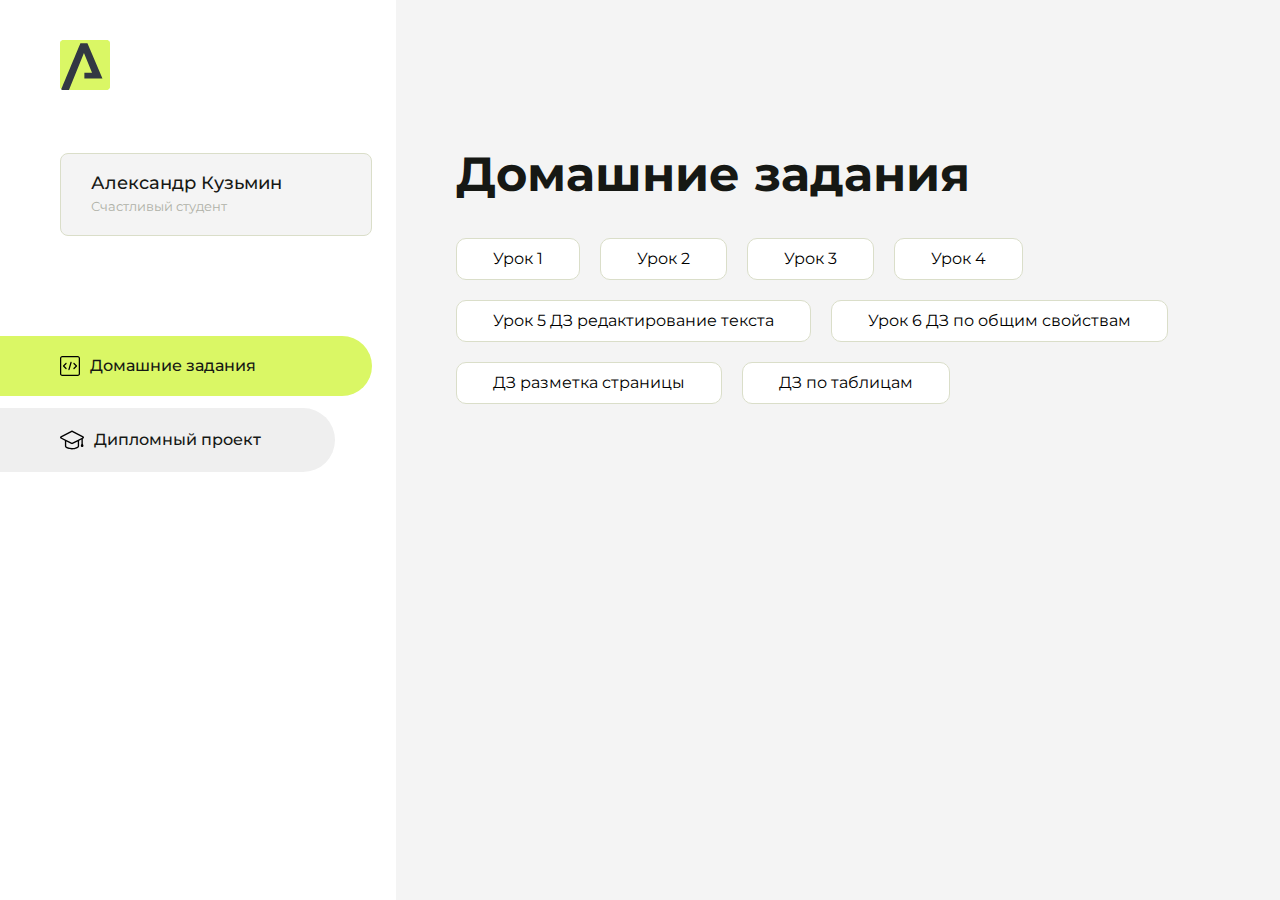
<file: index.html>
<!DOCTYPE html>
<html lang="en">
<head>
    <meta charset="UTF-8">
    <meta name="viewport" content="width=device-width, initial-scale=1.0">
    <title>Домашняя работа</title>
    <link rel="shortcut icon" href="src/logo.ico" type="image/x-icon">
    <link rel="preconnect" href="https://fonts.googleapis.com">
    <link rel="preconnect" href="https://fonts.gstatic.com" crossorigin>
    <link href="https://fonts.googleapis.com/css2?family=Montserrat:wght@400;500;700&family=Rubik:wght@500&display=swap"
          rel="stylesheet">
    <link rel="stylesheet" href="src/style.css">
</head>
<body id="body">
<div class="overlay" id="overlay"></div>
<div class="layout">
    <div class="burger" id="burger">
        <svg viewBox="0 0 24 24" fill="none" xmlns="http://www.w3.org/2000/svg">
            <g id="SVGRepo_bgCarrier" stroke-width="0"></g>
            <g id="SVGRepo_tracerCarrier" stroke-linecap="round" stroke-linejoin="round"></g>
            <g id="SVGRepo_iconCarrier">
                <path d="M4 18L20 18" stroke="#DAF765" stroke-width="2" stroke-linecap="round"></path>
                <path d="M4 12L20 12" stroke="#DAF765" stroke-width="2" stroke-linecap="round"></path>
                <path d="M4 6L20 6" stroke="#DAF765" stroke-width="2" stroke-linecap="round"></path>
            </g>
        </svg>
    </div>
    <aside class="sidebar" id="sidebar">
        <div class="sidebar__inner">
            <div class="logo">
                <svg width="50" height="50" viewBox="0 0 50 50" fill="none" xmlns="http://www.w3.org/2000/svg">
                    <g clip-path="url(#clip0_513_74730)">
                        <path d="M46.17 -0.257004H3.83C1.57281 -0.257004 -0.257 1.57281 -0.257 3.83V46.17C-0.257 48.4272 1.57281 50.257 3.83 50.257H46.17C48.4272 50.257 50.257 48.4272 50.257 46.17V3.83C50.257 1.57281 48.4272 -0.257004 46.17 -0.257004Z"
                              fill="#DAF765"/>
                        <path d="M24.375 38.4H42.461L27.441 3.1585H20.4355C20.4355 3.1585 6.7895 35.881 1.1945 49.294C2.015 50.0275 3.0945 50.257 3.6945 50.257H8.8445L23.954 13.07L32.0465 32.8285H24.375V38.4Z"
                              fill="#323843"/>
                    </g>
                    <defs>
                        <clipPath id="clip0_513_74730">
                            <rect width="50" height="50" fill="white"/>
                        </clipPath>
                    </defs>
                </svg>
            </div>
            <div class="sidebar__user">
                <div class="sidebar__name">Александр Кузьмин</div>
                <div class="sidebar__text">Счастливый студент</div>
            </div>
            <div class="sidebar__tabs">
                <div class="sidebar__item">
                    <button class="sidebar__button active" id="tasks">
                        <svg xmlns="http://www.w3.org/2000/svg" width="20" height="20" viewBox="0 0 20 20" fill="none">
                            <g clip-path="url(#clip0_704_74543)">
                                <path d="M17.7083 20H2.29167C1.0275 20 0 18.9725 0 17.7083V2.29167C0 1.0275 1.0275 0 2.29167 0H17.7083C18.9725 0 20 1.0275 20 2.29167V17.7083C20 18.9725 18.9725 20 17.7083 20ZM2.29167 1.25C1.7175 1.25 1.25 1.7175 1.25 2.29167V17.7083C1.25 18.2825 1.7175 18.75 2.29167 18.75H17.7083C18.2825 18.75 18.75 18.2825 18.75 17.7083V2.29167C18.75 1.7175 18.2825 1.25 17.7083 1.25H2.29167Z"
                                      fill="black"/>
                                <path d="M6.04167 13.125C5.88167 13.125 5.72167 13.0642 5.6 12.9417L3.1 10.4417C2.85583 10.1975 2.85583 9.80167 3.1 9.5575L5.6 7.0575C5.84417 6.81333 6.24 6.81333 6.48417 7.0575C6.72833 7.30167 6.72833 7.6975 6.48417 7.94167L4.42583 10L6.48417 12.0583C6.72833 12.3025 6.72833 12.6983 6.48417 12.9425C6.36167 13.0642 6.20167 13.125 6.04167 13.125Z"
                                      fill="black"/>
                                <path d="M8.95833 14.1667C8.9 14.1667 8.84 14.1583 8.78167 14.1417C8.45083 14.0442 8.26083 13.6967 8.35833 13.3658L10.4417 6.28251C10.5392 5.95084 10.8892 5.76417 11.2175 5.85917C11.5483 5.95667 11.7383 6.30417 11.6408 6.63501L9.5575 13.7183C9.47833 13.9908 9.22833 14.1667 8.95833 14.1667Z"
                                      fill="black"/>
                                <path d="M13.9583 13.125C13.7983 13.125 13.6383 13.0642 13.5167 12.9417C13.2725 12.6975 13.2725 12.3017 13.5167 12.0575L15.575 9.99916L13.5167 7.94083C13.2725 7.69666 13.2725 7.30083 13.5167 7.05666C13.7608 6.81249 14.1567 6.81249 14.4008 7.05666L16.9008 9.55666C17.145 9.80083 17.145 10.1967 16.9008 10.4408L14.4008 12.9408C14.2783 13.0642 14.1183 13.125 13.9583 13.125Z"
                                      fill="black"/>
                            </g>
                            <defs>
                                <clipPath id="clip0_704_74543">
                                    <rect width="20" height="20" fill="white"/>
                                </clipPath>
                            </defs>
                        </svg>
                        <span>Домашние задания</span></button>
                </div>
                <div class="sidebar__item">
                    <button class="sidebar__button" id="diplom">
                        <svg xmlns="http://www.w3.org/2000/svg" width="24" height="24" viewBox="0 0 24 24" fill="none">
                            <g clip-path="url(#clip0_704_74553)">
                                <path d="M23.2628 10.5971C23.7176 10.365 24 9.90375 24 9.39337C24 8.883 23.7176 8.42175 23.2628 8.18962L12.6135 2.75362C12.2291 2.55824 11.7705 2.55787 11.3854 2.75399L0.736875 8.19C0.282375 8.42175 0 8.883 0 9.39337C0 9.90375 0.282375 10.365 0.736875 10.5971L4.89038 12.7177V18.2074C4.89038 19.8154 8.412 21.393 12 21.393C15.5884 21.393 19.1096 19.815 19.1096 18.2074V12.7174L21.4609 11.517V15.8017L20.901 17.2305C20.7409 17.6389 20.7934 18.0994 21.0405 18.4616C21.2876 18.8246 21.6979 19.041 22.1366 19.041C22.5754 19.041 22.9852 18.8246 23.2324 18.462C23.4795 18.099 23.532 17.6385 23.3719 17.2301L22.8124 15.8021V10.827L23.2628 10.5971ZM17.7623 18.1721C17.6198 18.6375 15.3491 20.0419 12 20.0419C8.65088 20.0419 6.38025 18.6375 6.2415 18.2074V12.3037L6.23887 12.3019C6.23812 12.057 6.1065 11.8207 5.87325 11.7019L1.3515 9.39337L12 3.95737L22.6489 9.39337L12 14.8294L5.87325 11.7019C5.54063 11.5331 4.6695 11.6674 4.5 12C4.33012 12.3322 4.55813 12.5479 4.89038 12.7177L11.3857 16.0331C11.5781 16.1314 11.7889 16.1805 12 16.1805C12.2107 16.1805 12.4222 16.1314 12.6146 16.0331L17.7593 13.407L17.7623 18.1721Z"
                                      fill="black"/>
                            </g>
                            <defs>
                                <clipPath id="clip0_704_74553">
                                    <rect width="24" height="24" fill="white"/>
                                </clipPath>
                            </defs>
                        </svg>
                        <span>Дипломный проект</span></button>
                </div>
            </div>
        </div>

    </aside>
    <div class="content">
        <div class="container">
            <div class="content__block" id="tasksBlock">
                <div class="content__title">Домашние задания</div>
                <ul class="content__list">
                    <li class="content__list-item">
                        <a href="hello/index.html">Урок 1</a>
                    </li>
                    <li class="content__list-item">
                        <a href="homework2/index.html">Урок 2</a>
                    </li>
                     <li class="content__list-item">
                        <a href="homework3/index.html">Урок 3</a>
                    </li>
                     <li class="content__list-item">
                        <a href="maket/index.html">Урок 4</a>
                    </li>
                    <li class="content__list-item">
                        <a href="dztext/index.html">Урок 5 ДЗ редактирование текста</a>
                    </li>
                     <li class="content__list-item">
                        <a href="dzoption/index.html">Урок 6 ДЗ по общим свойствам</a>
                    </li>
                     <li class="content__list-item">
                        <a href="DZrazmetka/index.html">ДЗ разметка страницы</a>
                    </li>
                     <li class="content__list-item">
                        <a href="tablehw/index.html">ДЗ по таблицам</a>
                    </li>
                </ul>
            </div>
            <div class="content__block hidden" id="diplomBlock">
                <div class="content__title">Дипломный проект</div>
                <div class="content__list-diplom">
                    <a href="ПАПКА-С-НОМЕРОМ-УРОКА">Ссылка на ДЗ</a>
                </div>
                <div class="content__decor">
                    <div class="content__decor-text">Давай проверим, чему ты научился!</div>
                    <div class="content__decor-img">
                        <img src="src/decor.png" alt="decor">
                    </div>
                </div>
            </div>
        </div>
    </div>
</div>
<script src="src/index.js"></script>
</body>
</html>
</file>
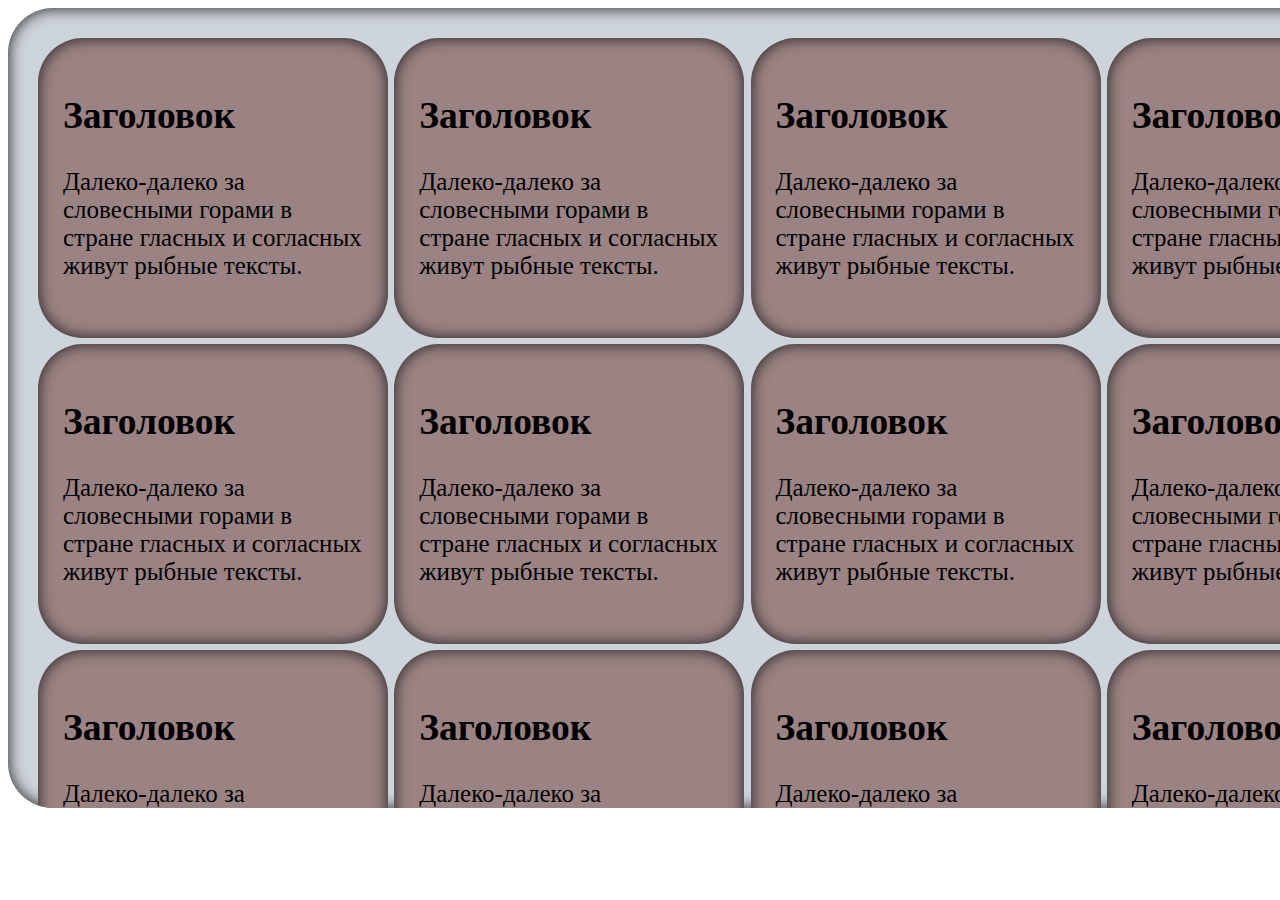
<file: dzoption/index.html>
<!DOCTYPE html>
<html lang="en">

<head>
    <meta charset="UTF-8">
    <meta http-equiv="X-UA-Compatible" content="IE=edge">
    <meta name="viewport" content="width=device-width, initial-scale=1.0">
    <title>ДЗ по общим свойствам</title>
    <link rel="stylesheet" href="css/style.css">
</head>

<body>

    <div class="block">
        <div>
            <h2>Заголовок</h2>
            <p>Далеко-далеко за словесными горами в стране гласных и согласных живут рыбные тексты.
            </p>
        </div>
        <div>
            <h2>Заголовок</h2>
            <p>Далеко-далеко за словесными горами в стране гласных и согласных живут рыбные тексты.
            </p>
        </div>
        <div>
            <h2>Заголовок</h2>
            <p>Далеко-далеко за словесными горами в стране гласных и согласных живут рыбные тексты.
            </p>
        </div>
        <div>
            <h2>Заголовок</h2>
            <p>Далеко-далеко за словесными горами в стране гласных и согласных живут рыбные тексты.
            </p>
        </div>
        <div>
            <h2>Заголовок</h2>
            <p>Далеко-далеко за словесными горами в стране гласных и согласных живут рыбные тексты.
            </p>
        </div>
        <div>
            <h2>Заголовок</h2>
            <p>Далеко-далеко за словесными горами в стране гласных и согласных живут рыбные тексты.
            </p>
        </div>
        <div>
            <h2>Заголовок</h2>
            <p>Далеко-далеко за словесными горами в стране гласных и согласных живут рыбные тексты.
            </p>
        </div>
        <div>
            <h2>Заголовок</h2>
            <p>Далеко-далеко за словесными горами в стране гласных и согласных живут рыбные тексты.
            </p>
        </div>
        <div>
            <h2>Заголовок</h2>
            <p>Далеко-далеко за словесными горами в стране гласных и согласных живут рыбные тексты.
            </p>
        </div>
        <div>
            <h2>Заголовок</h2>
            <p>Далеко-далеко за словесными горами в стране гласных и согласных живут рыбные тексты.
            </p>
        </div>
        <div>
            <h2>Заголовок</h2>
            <p>Далеко-далеко за словесными горами в стране гласных и согласных живут рыбные тексты.
            </p>
        </div>
        <div>
            <h2>Заголовок</h2>
            <p>Далеко-далеко за словесными горами в стране гласных и согласных живут рыбные тексты.
            </p>
        </div>
    </div>

</body>

</html>
</file>
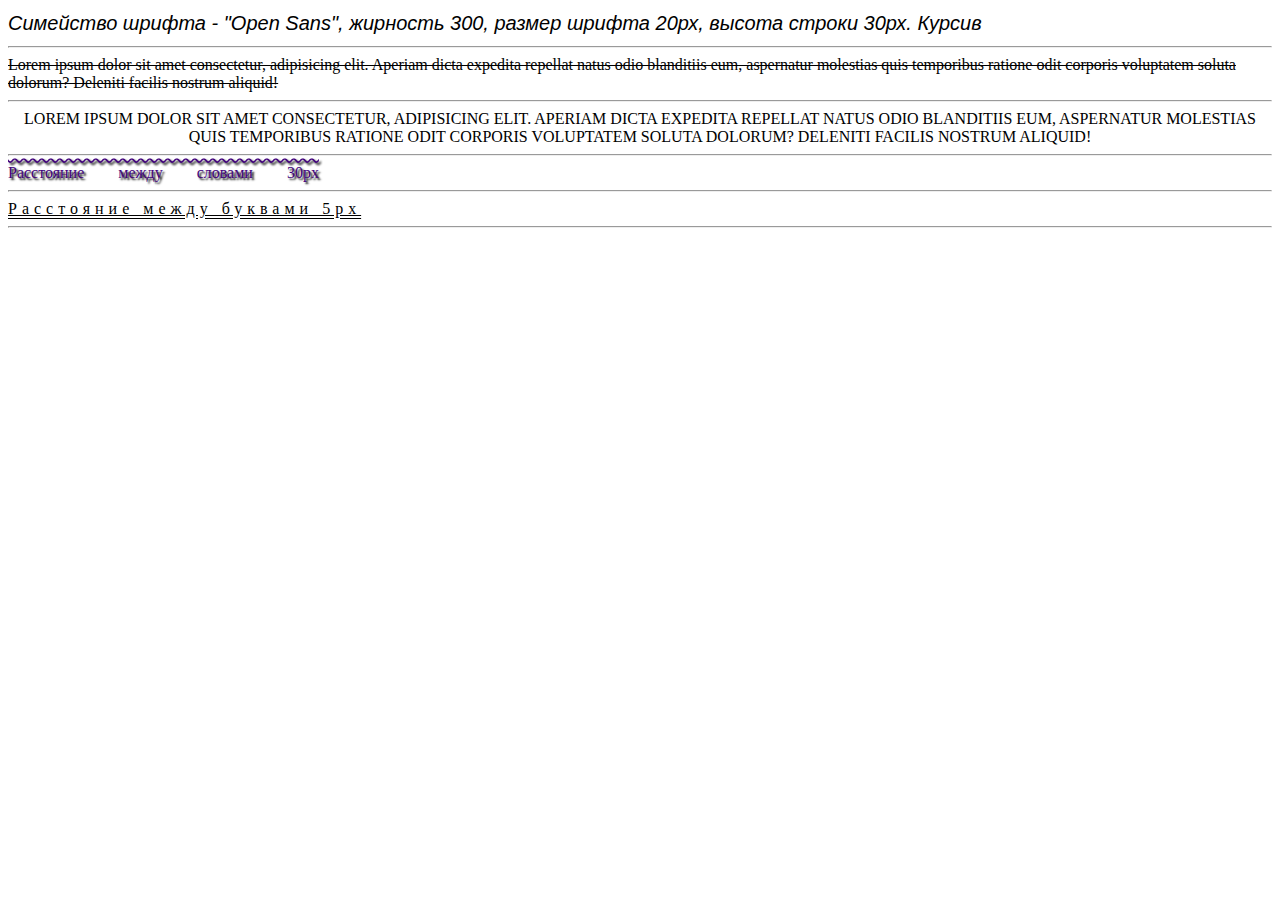
<file: dztext/index.html>
<!DOCTYPE html>
<html lang="en">

<head>
    <meta charset="UTF-8">
    <meta http-equiv="X-UA-Compatible" content="IE=edge">
    <meta name="viewport" content="width=device-width, initial-scale=1.0">
    <title>Свойства редактирования шрифта и текста</title>
    <link rel="preconnect" href="https://fonts.googleapis.com">
    <link rel="preconnect" href="https://fonts.gstatic.com" crossorigin>
    <link href="https://fonts.googleapis.com/css2?family=Open+Sans:ital,wght@0,300..800;1,300..800&display=swap"
        rel="stylesheet">
    <link rel="stylesheet" href="css/style.css">
</head>

<body>
    <div class="open-sans">
        Симейство шрифта - "Open Sans", жирность 300, размер шрифта 20рх, высота строки 30рх. Курсив
    </div>
    <hr>
    <div class="line">
        Lorem ipsum dolor sit amet consectetur, adipisicing elit. Aperiam dicta expedita repellat natus odio blanditiis
        eum, aspernatur molestias quis temporibus ratione odit corporis voluptatem soluta dolorum? Deleniti facilis
        nostrum aliquid!
    </div>
    <hr>
    <div class="caps">
        Lorem ipsum dolor sit amet consectetur, adipisicing elit. Aperiam dicta expedita repellat natus odio blanditiis
        eum, aspernatur molestias quis temporibus ratione odit corporis voluptatem soluta dolorum? Deleniti facilis
        nostrum aliquid!
    </div>
    <hr>
    <div class="intervalslov">
        Расстояние между словами 30рх
    </div>
    <hr>
    <div class="intervalbukv">
        Расстояние между буквами 5рх
    </div>
    <hr>
</body>

</html>
</file>
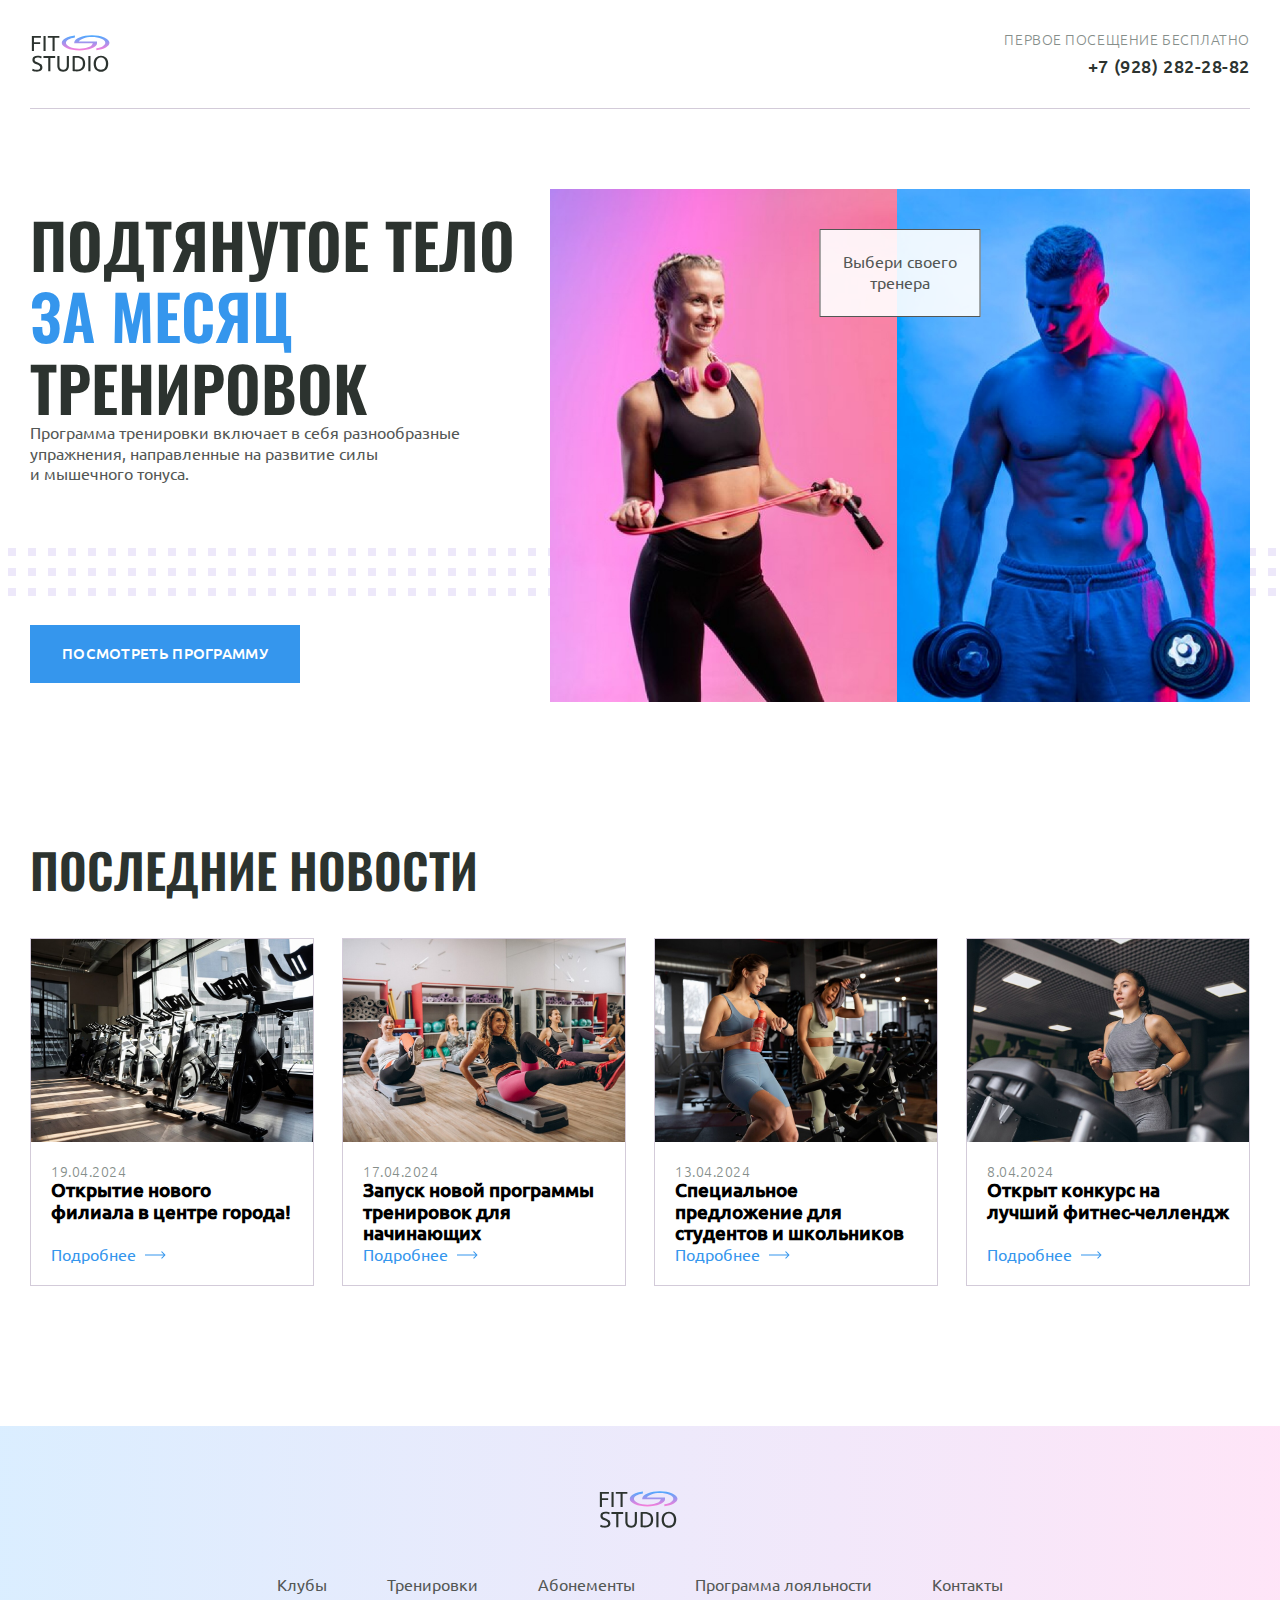
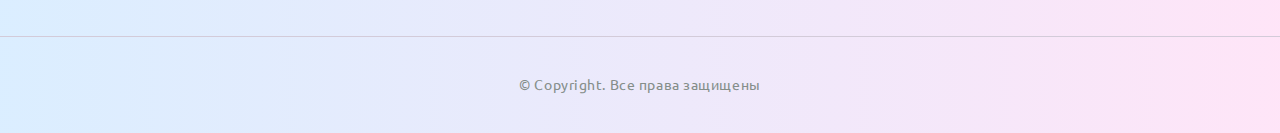
<file: fit-studio-news/index.html>
<!DOCTYPE html>
<html lang="ru">

<head>
  <meta charset="UTF-8" />
  <meta name="viewport" content="width=device-width, initial-scale=1.0" />
  <title>Fit Studio - Главная</title>
  <link rel="stylesheet" href="./css/normalize.css" />
  <link rel="stylesheet" href="./css/fonts.css" />
  <link rel="stylesheet" href="./css/globals.css" />
  <link rel="stylesheet" href="./css/header.css">
  <link rel="stylesheet" href="./css/index.css" />
  <link rel="stylesheet" href="./css/footer.css">
  <link rel="icon" type="image/svg+xml" sizes="128x128" href="./images/favicon-icon.svg" />
</head>

<body>
  <header class="header">
    <div class="container ">
      <div class="header-container">
        <a href="/">
          <img src="./images/logo-icon.svg" width="84" height="45" alt="Логотип Fit Studio">
        </a>
        <div class="phone">
          <p class="phone-text">Первое посещение бесплатно</p>
          <a class="phone-link" href="tel:+79282822882">+7 (928) 282-28-82</a>
        </div>
      </div>
    </div>
  </header>
  <section class="hero section">
    <div class="container hero-container">
      <div class="hero-info">
        <h1>Подтянутое тело <strong>за месяц</strong> тренировок</h1>
        <p class="text">Программа тренировки включает в себя разнообразные упражнения, направленные на развитие силы
          и мышечного
          тонуса.</p>
        <a class="button" href="#">Посмотреть программу</a>
      </div>
      <div class="hero-images">
        <p class="hero-choose text">Выбери своего тренера</p>
        <img src="./images/woman.jpg" width="347" height="513" alt="Женщина с скакалкой">
        <img src="./images/man.jpg" width="353" height="513" alt="Мужчина с гантелями">
      </div>
    </div>
  </section>
  <section class="news section">
    <div class="container">
      <h2 class="title-large">Последние новости</h2>
      <div class="news-container">
        <article class="news-article">
          <header>
            <img src="./images/news-1.jpg" width="284" height="203" alt="Велотренажеры">
            <div class="news-info">
              <time class="text-sub" datetime="2024.04.19">19.04.2024</time>
              <h3>Открытие нового филиала в центре города!</h3>
            </div>
          </header>
          <footer>
            <a class="news-link" href="article.html">Подробнее</a>
          </footer>
        </article>
        <article class="news-article">
          <header>
            <img src="./images/news-2.jpg" width="284" height="203" alt="Женщины занимаются спортом">
            <div class="news-info">
              <time class="text-sub" datetime="2024.04.17">17.04.2024</time>
              <h3>Запуск новой программы тренировок для начинающих</h3>
            </div>
          </header>
          <footer>
            <a class="news-link" href="article.html">Подробнее</a>
          </footer>
        </article>
        <article class="news-article">
          <header>
            <img src="./images/news-3.jpg" width="284" height="203" alt="Женщины на велотренажере">
            <div class="news-info">
              <time class="text-sub" datetime="2024.04.13">13.04.2024</time>
              <h3>Специальное предложение для студентов и школьников</h3>
            </div>
          </header>
          <footer>
            <a class="news-link" href="article.html">Подробнее</a>
          </footer>
        </article>
        <article class="news-article">
          <header>
            <img src="./images/news-4.jpg" width="284" height="203" alt="Девушка на беговой доржке">
            <div class="news-info">
              <time class="text-sub" datetime="2024.04.8">8.04.2024</time>
              <h3>Открыт конкурс на лучший фитнес-челлендж</h3>
            </div>
          </header>
          <footer>
            <a class="news-link" href="article.html">Подробнее</a>
          </footer>
        </article>
      </div>
    </div>
  </section>
  <footer class="footer">
    <div class="footer-top">
      <div class="container">
        <a class="footer-logo" href="/">
          <img src="./images/logo-icon.svg" width="84" height="45" alt="Логотип Fit Studio">
        </a>
        <nav class="menu">
          <ul>
            <li><a href="#">Клубы</a></li>
            <li><a href="#">Тренировки</a></li>
            <li><a href="#">Абонементы</a></li>
            <li><a href="#">Программа лояльности</a></li>
            <li><a href="#">Контакты</a></li>
          </ul>
        </nav>
      </div>
    </div>
    <div class="container">
      <p class="copyright">&copy; Copyright. Все права защищены</p>
    </div>
  </footer>
</body>

</html>
</file>
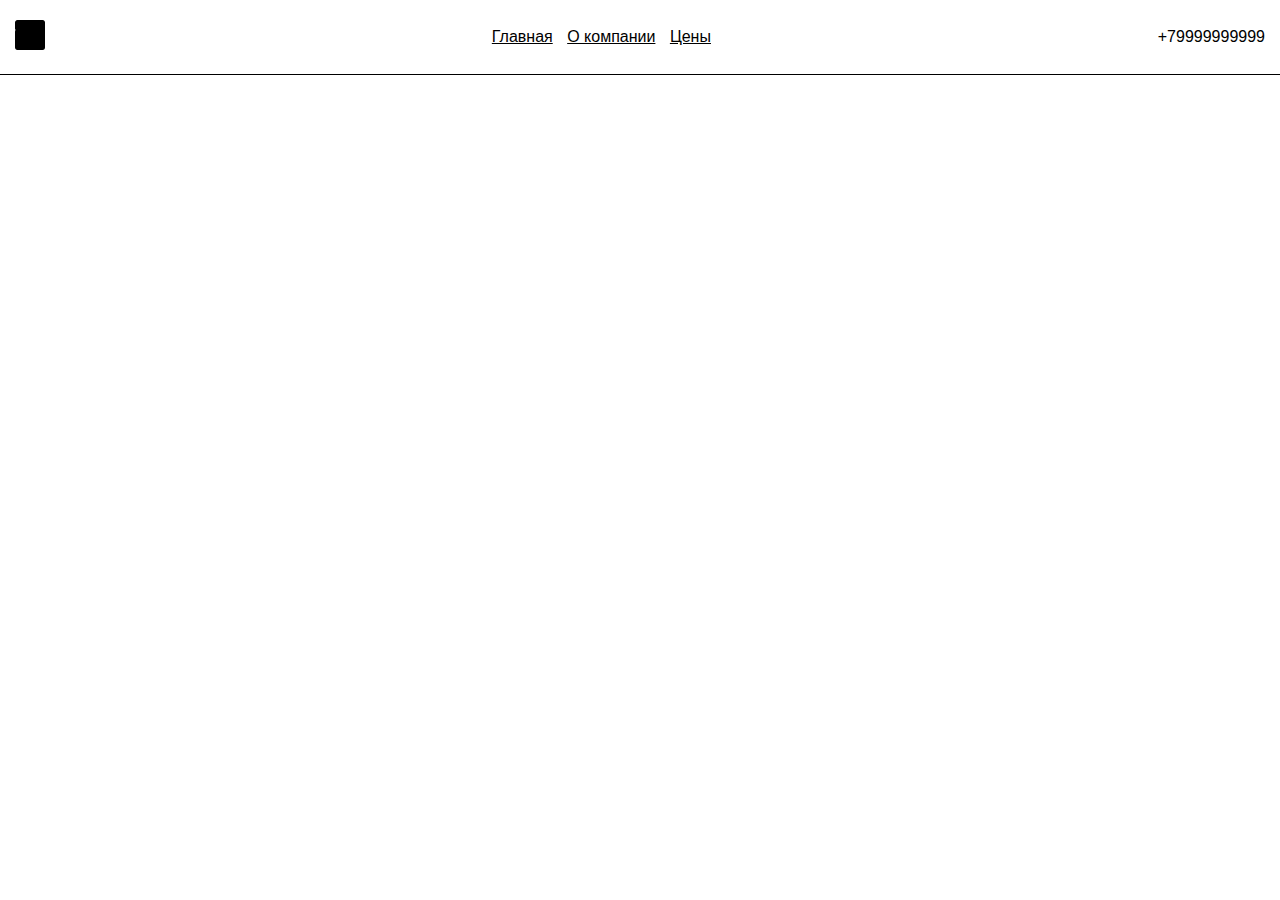
<file: FlexboxHW/index.html>
<!DOCTYPE html>
<html lang="ru">

<head>
    <meta charset="UTF-8">
    <meta name="viewport" content="width=device-width, initial-scale=1.0">
    <title>Flexbox</title>
    <link rel="stylesheet" href="./css/normalize.css">
    <link rel="stylesheet" href="./css/style.css">
</head>

<body>
    <header class="header">
        <div class="conteiner header_container">
            <a href="#"><img src="./img/blacksquare.png" alt=""></a>
            <ul>
                <li><a href="#">Главная</a></li>
                <li><a href="#">О компании</a></li>
                <li><a href="#">Цены</a></li>
            </ul>
            <a class="phone" href="tel:+79999999999">+79999999999</a>
        </div>
    </header>
</body>

</html>
</file>
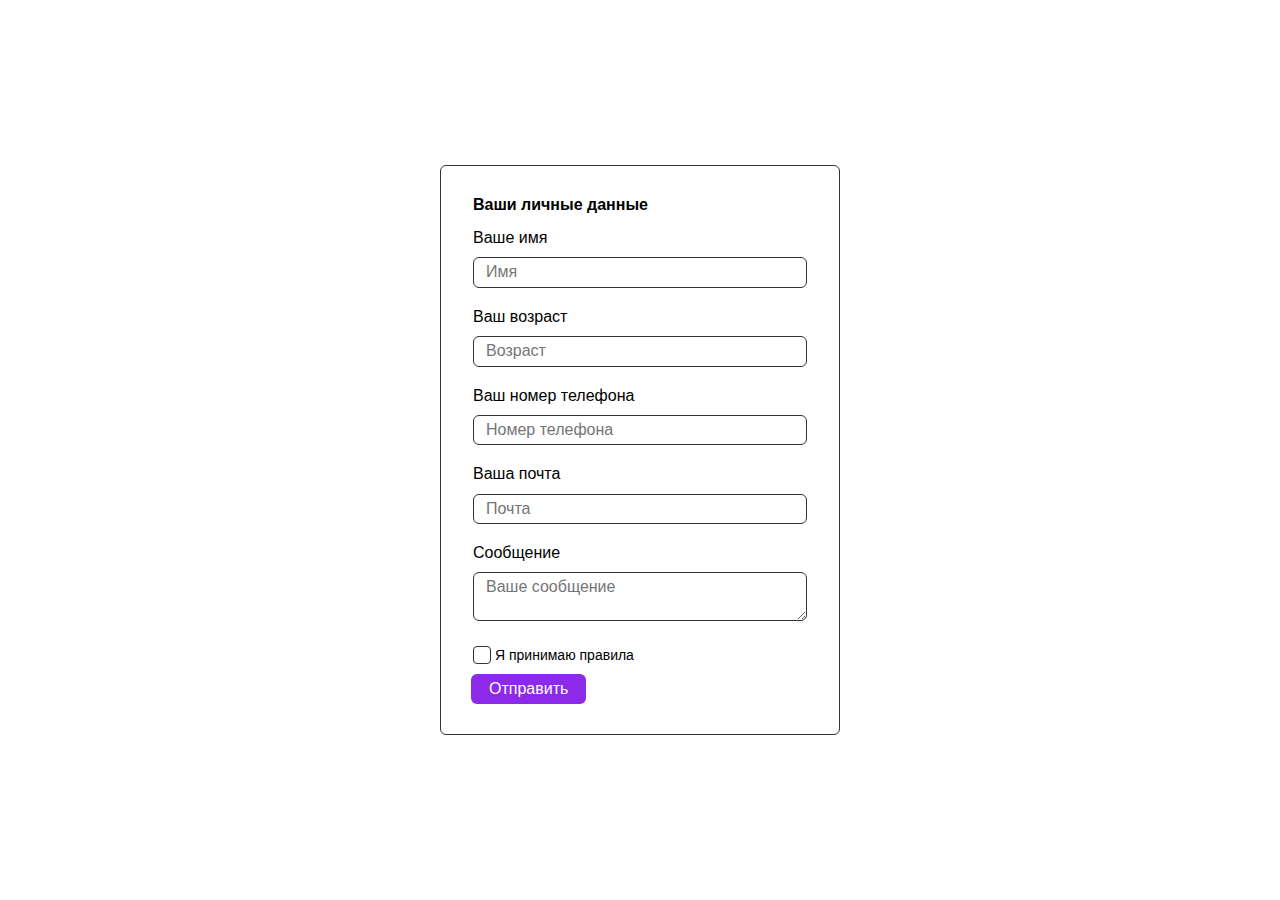
<file: form-stylehw/index.html>
<!DOCTYPE html>
<html lang="ru">
  <head>
    <meta charset="UTF-8" />
    <meta name="viewport" content="width=device-width, initial-scale=1.0" />
    <title>Практика по формам</title>
    <link rel="stylesheet" href="./css/style.css" />
    <link rel="stylesheet" href="./css/normalize.css">
  </head>
  <body>
    <form class="form">
      <fieldset class="form-group">
        <legend class="form-group-title">Ваши личные данные</legend>
        <label for="name" class="label">Ваше имя</label>
        <input
          id="name"
          class="input"
          type="text"
          placeholder="Имя"
          name="name"
          required
        />
        <label for="age" class="label">Ваш возраст</label>
        <input
          id="age"
          class="input"
          type="number"
          placeholder="Возраст"
          name="age"
          required
        />
        <label for="phone" class="label">Ваш номер телефона</label>
        <input
          id="phone"
          class="input"
          type="tel"
          placeholder="Номер телефона"
          name="phone"
          required
        />
        <label for="email" class="label">Ваша почта</label>
        <input
          id="email"
          class="input"
          type="email"
          placeholder="Почта"
          name="email"
          required
        />
      </fieldset>
      <fieldset class="form-group">
        <label for="message" class="label">Сообщение</label>
        <textarea
          id="message"
          class="textarea"
          placeholder="Ваше сообщение"
          name="message"
          required
        ></textarea>
        <label class="label label-checkbox">
          <input class="checkbox" type="checkbox" name="checkbox" required />
          <span class="checkbox-text">Я принимаю правила</span>
        </label>
      </fieldset>
      <button class="button">Отправить</button>
    </form>
  </body>
</html>
</file>
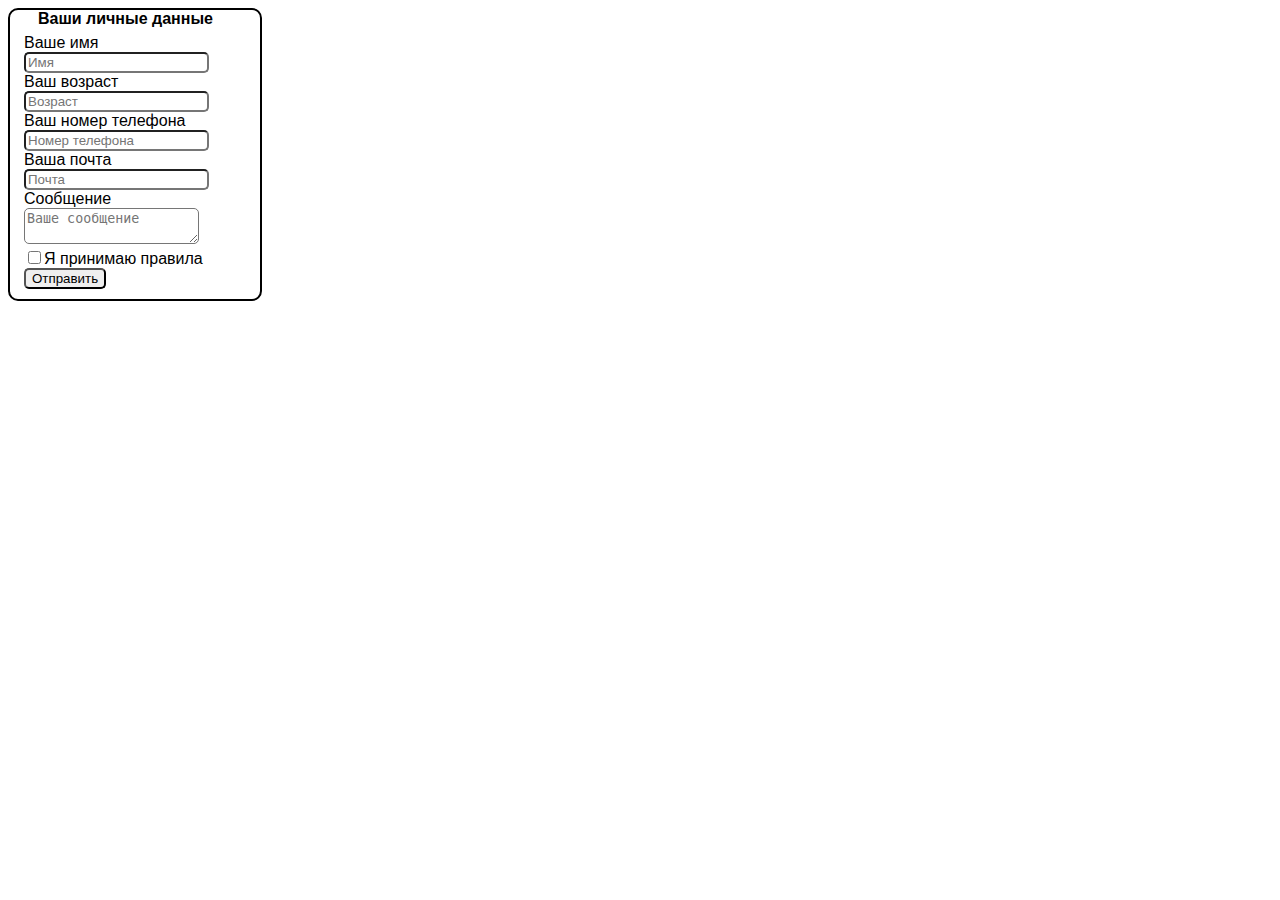
<file: formhw/index.html>
<!DOCTYPE html>
<html lang="ru">

<head>
    <meta charset="UTF-8">
    <meta name="viewport" content="width=device-width, initial-scale=1.0">
    <title>Форма</title>
    <link rel="stylesheet" href="style.css">
</head>

<body>
    <form>
        <fieldset>
            <legend>Ваши личные данные</legend>
            <label>
                Ваше имя
                <input type="text" required placeholder="Имя">
            </label>
            <label>
                Ваш возраст
                <input type="number" required placeholder="Возраст">
            </label>
            <label>
                Ваш номер телефона
                <input type="tel" inputmode="tel" required placeholder="Номер телефона">
            </label>
            <label>
                Ваша почта
                <input type="email" name="email" inputmode="email" required placeholder="Почта">
            </label>
            <label>Сообщение</label>
            <textarea required name="massage" placeholder="Ваше сообщение"></textarea>
            <label>
                <input id="flag" type="checkbox" required>Я принимаю правила
            </label>
            <button type="submit">Отправить</button>
        </fieldset>
    </form>
</body>

</html>
</file>
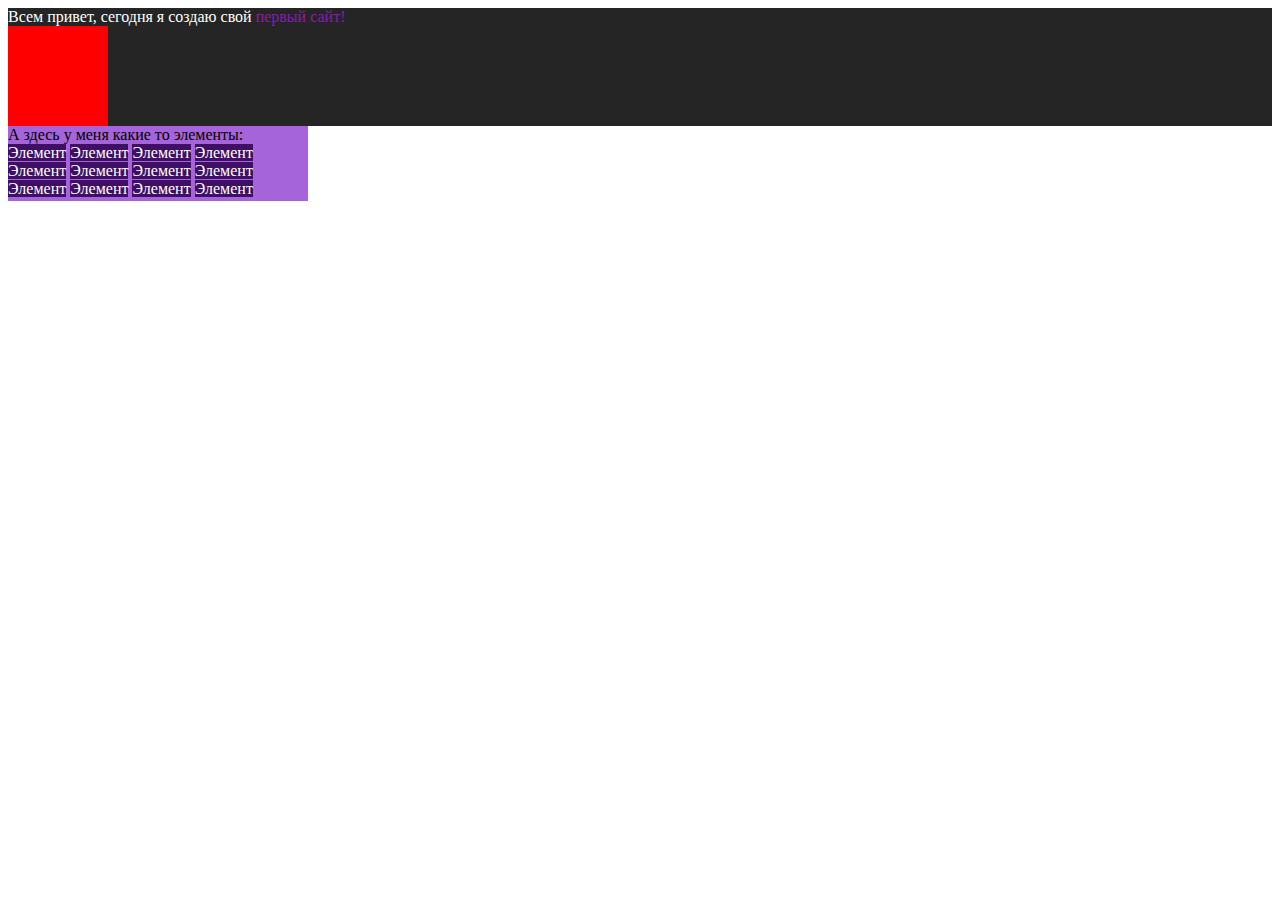
<file: homework2/index.html>
<!DOCTYPE html>
<html lang="ru">
<head>
    <meta charset="UTF-8">
    <meta name="viewport" content="width=device-width, initial-scale=1.0">
    <title>Homework 2</title>
    <link rel="shortcut icon" href="html-logo.svg" type="image/x-icon">
    <style>

        div {
            background: #000000da;
            height: 118px;
            color: white;
        }
        
        .block{
            background: #a564da;
            width: 300px;
            height: 75px;
            color: black;
        }
        .one{
            background: #3e0f64;
            color: white;
        }
        .box {
            background: red;
            width: 100px;
            height: 100px;
        }
        span{
            color: #8a1cac;
        }
        .element {
            background: #a564da;
            width: 300px;
            height: 50px;
        }

    </style>
</head>
<body>
    <div>Всем привет, сегодня я создаю свой 
        <span>первый сайт!</span>
        <div class="box"></div>
    </div>
    <div class="block">А здесь у меня какие то элементы:
        <div class="element">
            <span  class="one">Элемент</span>
            <span  class="one">Элемент</span>
            <span  class="one">Элемент</span>
            <span  class="one">Элемент</span>
            <span  class="one">Элемент</span>
            <span  class="one">Элемент</span>
            <span  class="one">Элемент</span>
            <span  class="one">Элемент</span>
            <span  class="one">Элемент</span>
            <span  class="one">Элемент</span>
            <span  class="one">Элемент</span>
            <span  class="one">Элемент</span>
            
        </div>   
    </div>
    
    
</body>

</html>
</file>
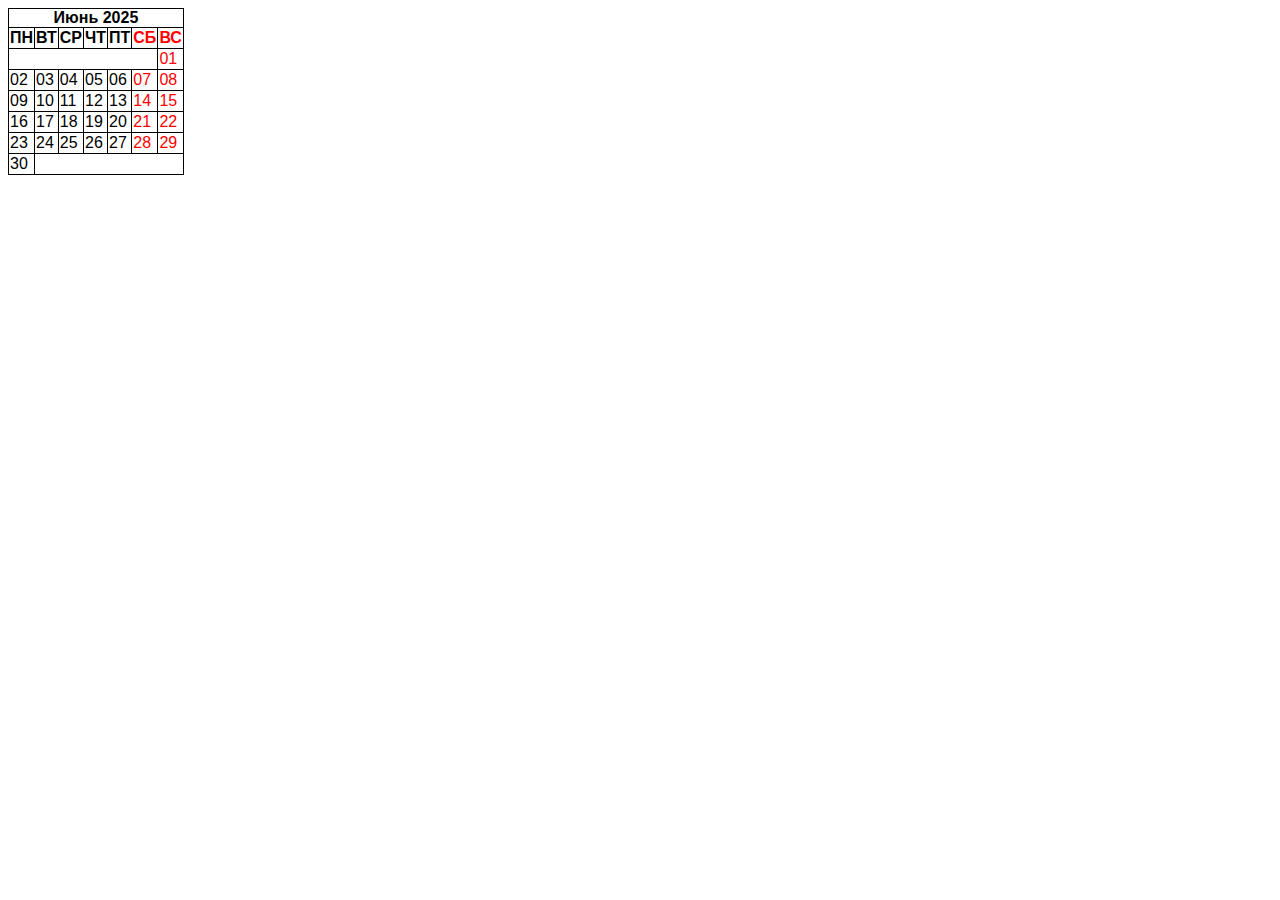
<file: tablehw/index.html>
<!DOCTYPE html>
<html lang="ru">

<head>
    <meta charset="UTF-8">
    <meta name="viewport" content="width=device-width, initial-scale=1.0">
    <title>Таблица</title>
    <link rel="stylesheet" href="style.css">
</head>

<body>
    <table>
        <caption>Июнь 2025</caption>
        <thead>
            <tr>
                <th>ПН</th>
                <th>ВТ</th>
                <th>СР</th>
                <th>ЧТ</th>
                <th>ПТ</th>
                <th class="weekend">СБ</th>
                <th class="weekend">ВС</th>
            </tr>
        </thead>
        <tbody>
            <tr>
                <td colspan="6"></td>
                <td class="weekend">01</td>
            </tr>
            <tr>
                <td>02</td>
                <td>03</td>
                <td>04</td>
                <td>05</td>
                <td>06</td>
                <td class="weekend">07</td>
                <td class="weekend">08</td>
            </tr>
            <tr>
                <td>09</td>
                <td>10</td>
                <td>11</td>
                <td>12</td>
                <td>13</td>
                <td class="weekend">14</td>
                <td class="weekend">15</td>
            </tr>
            <tr>
                <td>16</td>
                <td>17</td>
                <td>18</td>
                <td>19</td>
                <td>20</td>
                <td class="weekend">21</td>
                <td class="weekend">22</td>
            </tr>
            <tr>
                <td>23</td>
                <td>24</td>
                <td>25</td>
                <td>26</td>
                <td>27</td>
                <td class="weekend">28</td>
                <td class="weekend">29</td>
            </tr>
            <tr>
                <td>30</td>
                <td colspan="6"></td>
            </tr>
        </tbody>
    </table>
</body>

</html>
</file>
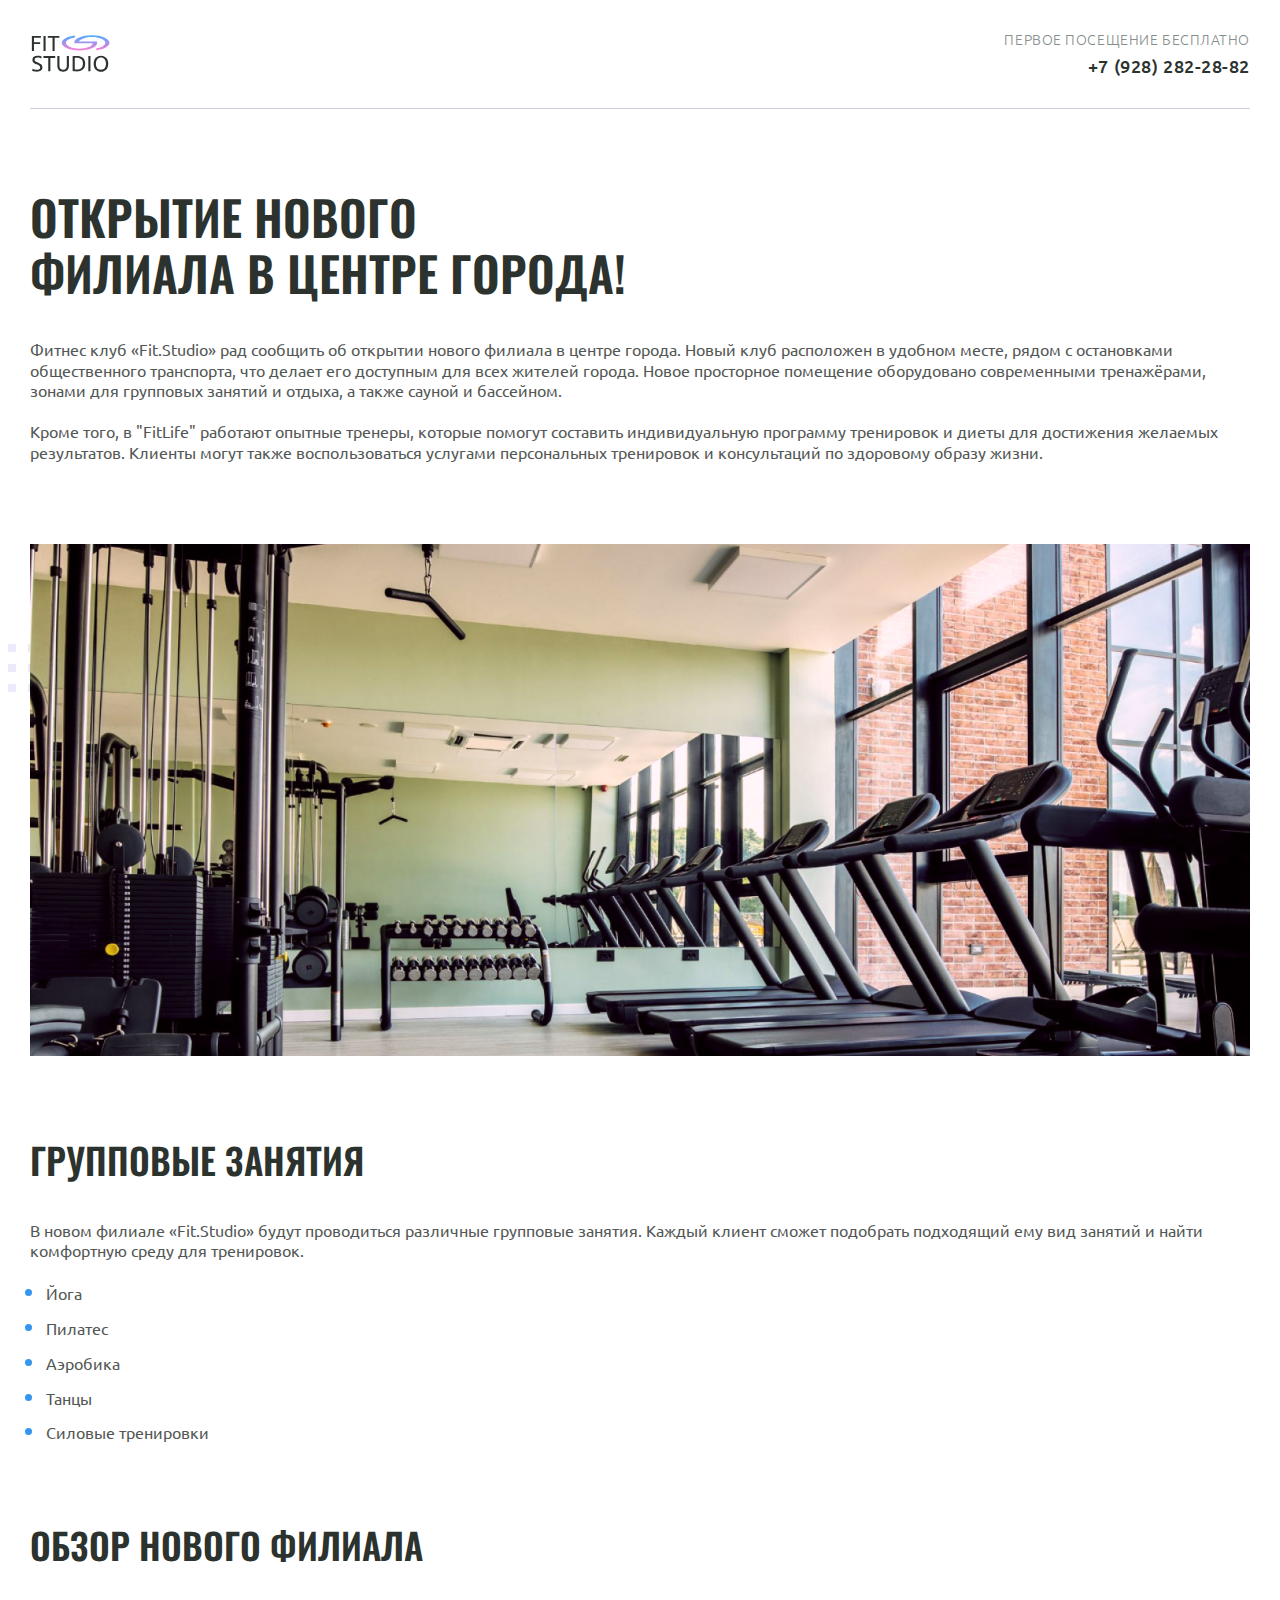
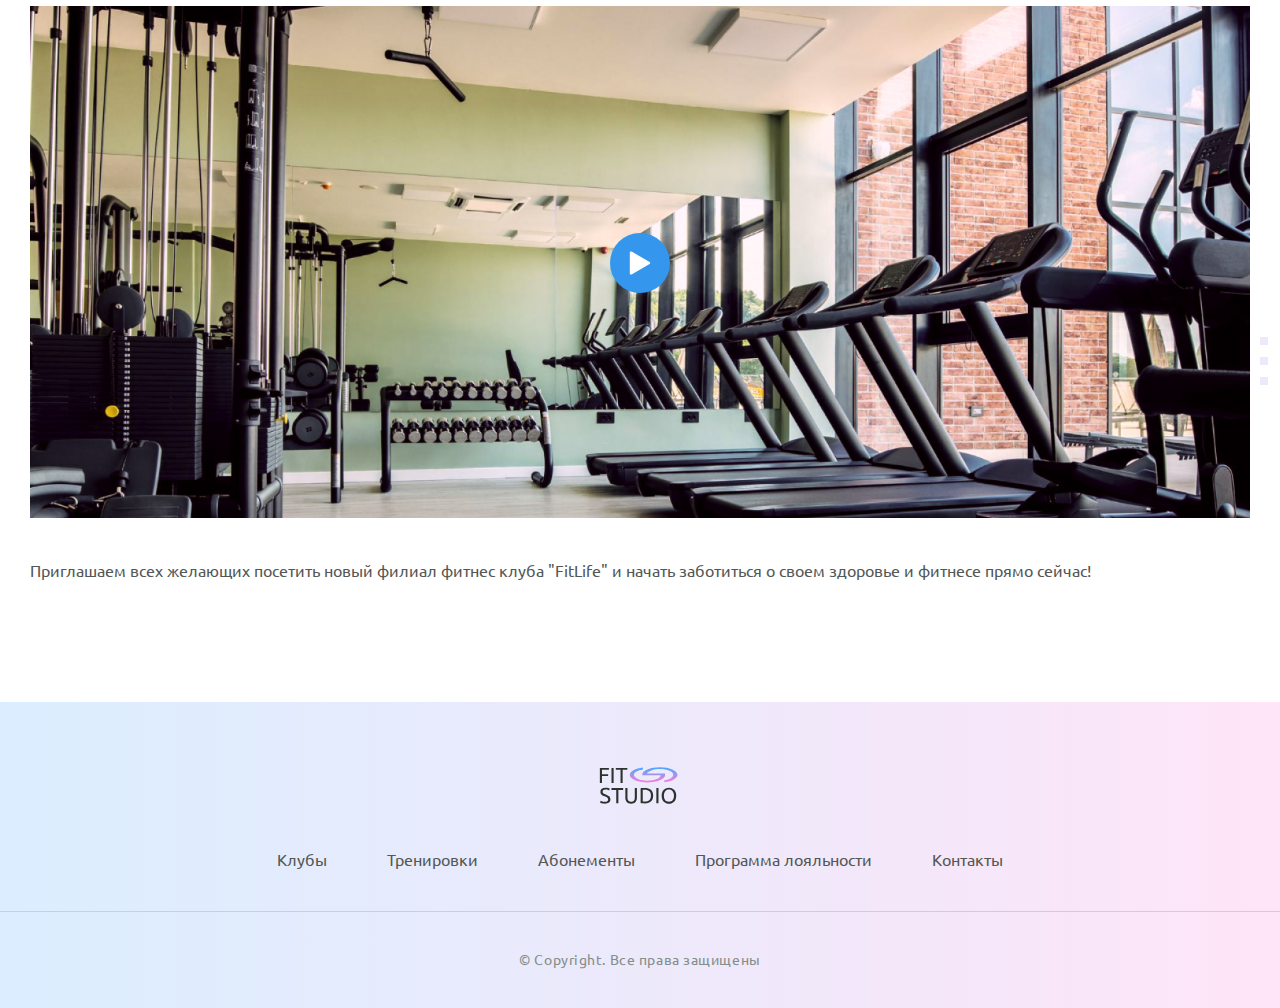
<file: fit-studio-header-footer/article.html>
<!DOCTYPE html>
<html lang="ru">

<head>
  <meta charset="UTF-8" />
  <meta name="viewport" content="width=device-width, initial-scale=1.0" />
  <title>Fit Studio - Открытие нового филиала!</title>
  <link rel="stylesheet" href="./css/normalize.css" />
  <link rel="stylesheet" href="./css/fonts.css" />
  <link rel="stylesheet" href="./css/globals.css" />
  <link rel="stylesheet" href="./css/header.css">
  <link rel="stylesheet" href="./css/article.css" />
  <link rel="stylesheet" href="./css/footer.css">
  <link rel="icon" type="image/svg+xml" sizes="128x128" href="./images/favicon-icon.svg" />
</head>

<body>
  <header class="header">
    <div class="container ">
      <div class="header-container">
        <a href="/">
          <img src="./images/logo-icon.svg" alt="Логотип Fit Studio">
        </a>
        <div class="phone">
          <p class="phone-text">Первое посещение бесплатно</p>
          <a class="phone-link" href="tel:+79282822882">+7 (928) 282-28-82</a>
        </div>
      </div>
    </div>
  </header>

  <article class="article">
    <div class="container">
      <h1 class="article-title article-title-large">
        Открытие нового филиала в центре города!
      </h1>
      <p class="article-text">
        Фитнес клуб «Fit.Studio» рад сообщить об открытии нового филиала
        в центре города. Новый клуб расположен в удобном месте, рядом
        с остановками общественного транспорта, что делает его доступным
        для всех жителей города. Новое просторное помещение оборудовано
        современными тренажёрами, зонами для групповых занятий и отдыха,
        а также сауной и бассейном.
      </p>
      <p class="article-text article-mb-1">
        Кроме того, в "FitLife" работают опытные тренеры, которые помогут
        составить индивидуальную программу тренировок и диеты для достижения
        желаемых результатов. Клиенты могут также воспользоваться услугами
        персональных тренировок и консультаций по здоровому образу жизни.
      </p>
      <div class="article-decor-wrapper article-decor-wrapper-1 article-mb-1">
        <img class="article-img" src="./images/gym-img.jpg" width="1220" height="512" alt="Тренажерный зал" />
      </div>
      <h2 class="article-title article-title-medium">Групповые занятия</h2>
      <p class="article-text">
        В новом филиале «Fit.Studio» будут проводиться различные групповые
        занятия. Каждый клиент сможет подобрать подходящий ему вид занятий
        и найти комфортную среду для тренировок.
      </p>
      <ul class="article-list article-text article-mb-1">
        <li class="article-item">Йога</li>
        <li class="article-item">Пилатес</li>
        <li class="article-item">Аэробика</li>
        <li class="article-item">Танцы</li>
        <li class="article-item">Силовые тренировки</li>
      </ul>
      <h2 class="article-title article-title-medium">Обзор нового филиала</h2>
      <div class="article-decor-wrapper article-decor-wrapper-2 article-mb-2">
        <button class="article-play-button">
          <img src="./images/play-icon.svg" width="24" height="24" alt="Запустить" />
        </button>
        <img class="article-img" src="./images/gym-img.jpg" width="1220" height="512" alt="Тренажерный зал" />
      </div>
      <p class="article-text">
        Приглашаем всех желающих посетить новый филиал фитнес клуба "FitLife"
        и начать заботиться о своем здоровье и фитнесе прямо сейчас!
      </p>
    </div>
  </article>
  <footer class="footer">
    <div class="footer-top">
      <div class="container">
        <a class="footer-logo" href="/">
          <img src="./images/logo-icon.svg" width="84" height="45" alt="Логотип Fit Studio">
        </a>
        <nav class="menu">
          <ul>
            <li><a href="#">Клубы</a></li>
            <li><a href="#">Тренировки</a></li>
            <li><a href="#">Абонементы</a></li>
            <li><a href="#">Программа лояльности</a></li>
            <li><a href="#">Контакты</a></li>
          </ul>
        </nav>
      </div>
    </div>
    <div class="container">
      <p class="copyright">&copy; Copyright. Все права защищены</p>
    </div>
  </footer>
</body>

</html>
</file>
<file: src/style.css>
*{padding: 0;margin: 0;border: 0;}
*,*:before,*:after{-webkit-box-sizing: border-box;box-sizing: border-box;}
:focus,:active{outline: none;}
a:focus,a:active{outline: none;}
nav,footer,header,aside{display: block;}
html,body{
    height:100%;width:100%;
    font-size:100%;line-height:1;-ms-text-size-adjust:100%;-moz-text-size-adjust:100%;-webkit-text-size-adjust:100%;}
input,button,textarea{font-family:inherit;}
input::-ms-clear{display: none;}
button{cursor: pointer;}
button::-moz-focus-inner{padding:0;border:0;}
a,a:visited{text-decoration: none;}
a:hover{text-decoration: none;}
ul li{list-style: none;}
img{vertical-align: top;}
h1,h2,h3,h4,h5,h6{font-size:inherit;font-weight: inherit;}
a{color:inherit;}



body {
    font-family: "Montserrat",SansSerif;
    color: black;
}

body.overflow {
    overflow: hidden;
}



.layout {
    display: -webkit-box;
    display: -ms-flexbox;
    display: flex;
    min-height: 100vh;
}

.sidebar {
    padding: 40px 24px 40px 0;
    -ms-flex-negative: 0;
    flex-shrink: 0;
    background-color: white;
}



.content {
    -webkit-box-flex: 1;
    -ms-flex-positive: 1;
    flex-grow: 1;
    background-color: #F4F4F4;
}

.container {
    display: -webkit-box;
    display: -ms-flexbox;
    display: flex;
    -webkit-box-orient: vertical;
    -webkit-box-direction: normal;
    -ms-flex-direction: column;
    flex-direction: column;
    -webkit-box-pack: center;
    -ms-flex-pack: center;
    justify-content: center;
    -webkit-box-align: center;
    -ms-flex-align: center;
    align-items: center;
    padding: 150px 60px 80px 60px;
}


.logo {
    margin-left: 60px;
    margin-bottom: 60px;
}

.sidebar__user {
    background-color: #F4F4F4;
    padding: 20px 30px;
    margin-left: 60px;
    margin-bottom: 100px;
    border-radius: 8px;
    border: 1px solid #DADEC9;
}

.sidebar__name {
    color:#161814;
    font-size: 18px;
    font-weight: 500;
    margin-bottom: 6px;
}

.sidebar__text {
    color: #AFB1A7;
    font-size: 13px;
    font-weight: 400;
    line-height: 130%; /* 16.9px */
}

.sidebar__item {
    width: 372px;
}

.sidebar__button {
    display: -webkit-box;
    display: -ms-flexbox;
    display: flex;
    -webkit-box-align: center;
    -ms-flex-align: center;
    align-items: center;
    gap: 10px;
    padding: 20px 60px;
    margin-bottom: 12px;
    border-radius: 0px 100px 100px 0px;
    -webkit-transition: all .5s;
    -o-transition: all .5s;
    transition: all .5s;
    cursor: pointer;
    width: 90%;
    color:#161814;
    font-size: 16px;
    font-weight: 500;
}

.sidebar__button.active , .sidebar__button:hover {
    width: 100%;
    background-color: #DAF765;
}


.content__title {
    color: #161814;
    font-size: 48px;
    font-weight: 700;
    margin-bottom: 40px;
}

.content__list {
    display: -webkit-box;
    display: -ms-flexbox;
    display: flex;
    -webkit-box-align: center;
    -ms-flex-align: center;
    align-items: center;
    -ms-flex-wrap: wrap;
    flex-wrap: wrap;
    gap: 20px;
}



.content__list-item  {
    cursor: pointer;
    padding: 12px 18px;
    background-color: #fff;
    border-radius: 10px;
    border: 1px solid #DADEC9;
    -webkit-transition: all .3s;
    -o-transition: all .3s;
    transition: all .3s;
}

.content__list-item:hover,.content__list-diplom:hover {
    background-color: #AFB1A7;
}

li a {
    padding: 12px 18px;

}


.content__list-diplom {
    -webkit-transition: all .3s;
    -o-transition: all .3s;
    transition: all .3s;
    display: inline-block;
    padding: 12px 18px;
    background-color: #fff;
    border-radius: 10px;
    border: 1px solid #DADEC9;
}

.content__decor {
    display: -webkit-box;
    display: -ms-flexbox;
    display: flex;
    -webkit-box-align: center;
    -ms-flex-align: center;
    align-items: center;
}

.content__decor-text {
    color:#BEDD44;
    font-size: 36px;
    font-weight: 700;
    line-height: 110%; /* 39.6px */
}

.content__block {
    max-width: 1200px;
}

.content__block.hidden {
    display: none;
}

.content__decor-img img{
    width: 100%;
}

.burger {
    display: none;
    padding: 5px;
    position: fixed;
    top: 3%;
    right: 7%;
    width: 40px;
    height: 40px;
    background-color: #161814;
    border-radius: 50%;
    z-index: 10;
    border: 1px solid #DAF765;
}

@media (max-width: 768px) {
    .burger {
        display: block;
    }

    .sidebar {
        -webkit-transition: all .3s;
        -o-transition: all .3s;
        transition: all .3s;
        -webkit-transform: translateX(-100%);
        -ms-transform: translateX(-100%);
        transform: translateX(-100%);
        position: fixed;
        top: 0;
        left: 0;
        bottom: 0;
        z-index: 5;
    }

    .sidebar.show {
        -webkit-transform: translateX(0%);
        -ms-transform: translateX(0%);
        transform: translateX(0%);
    }

    .overlay {
        opacity: 0;
        pointer-events: none;
        -webkit-transition: all .3s;
        -o-transition: all .3s;
        transition: all .3s;
        position: absolute;
        top: 0;
        right: 0;
        left: 0;
        bottom: 0;
        z-index: 3;
        background-color: #000000e0;
    }

    .overlay.show {
        opacity: 1;
        pointer-events: all;
    }

    .container {
        padding: 40px 20px;
        min-height: 100%;
    }

    .content__decor {
        margin-top: 20px;
        -webkit-box-orient: vertical;
        -webkit-box-direction: normal;
        -ms-flex-direction: column;
        flex-direction: column;
    }
}

@media (max-width: 400px) {
    .sidebar__user {
        margin-left: 0;
    }
}
</file>
<file: dzoption/css/style.css>
body {
    font-size: 25px;
}

* {
    box-sizing: border-box;
}

.block {
    background: #e0d5c5;
    width: 1800px;
    height: 800px;
    overflow: auto;
    box-sizing: border-box;
    padding: 30px;
    background: #ced4db;
    border-radius: 45px 0 0 45px;
}
div {
    background: #9c8383;
    width: 350px;
    height: 300px;
    overflow: hidden;
    border-radius: 45px;
    padding: 25px;
    display: inline-block;
    box-shadow: 0px 0px 15px #1d1c1c inset;
}
</file>
<file: dztext/css/style.css>
.open-sans {
    font-family: "Montserrat", sans-serif;
    font-size: 20px;
    line-height: 30px;
    text-align: justify;
    font-weight: 300;
    font-style: italic;
}

.line {
    text-decoration: line-through;
    text-align: left;
}

.caps {
    text-align: center;
    text-transform: uppercase;
}

.intervalslov {
    color: #42037c;
    word-spacing: 30px;
    text-shadow: 2px 2px 2px #000000;
    text-decoration: overline wavy;
}

.intervalbukv {
    text-decoration: underline double;
    letter-spacing: 5px;
}
</file>
<file: fit-studio-news/css/fonts.css>
@font-face {
  font-family: "Ubuntu";
  src: local("Ubuntu"), url("../fonts/UbuntuLight.woff2") format("woff2");
  font-weight: 300;
  font-style: normal;
  font-display: swap;
}

@font-face {
  font-family: "Ubuntu";
  src: local("Ubuntu"), url("../fonts/UbuntuRegular.woff2") format("woff2");
  font-weight: 400;
  font-style: normal;
  font-display: swap;
}

@font-face {
  font-family: "Ubuntu";
  src: local("Ubuntu"), url("../fonts/UbuntuMedium.woff2") format("woff2");
  font-weight: 500;
  font-style: normal;
  font-display: swap;
}

@font-face {
  font-family: "Oswald";
  src: local("Oswald"), url("../fonts/OswaldMedium.woff2") format("woff2");
  font-weight: 500;
  font-style: normal;
  font-display: swap;
}

@font-face {
  font-family: "Oswald";
  src: local("Oswald"), url("../fonts/OswaldSemiBold.woff2") format("woff2");
  font-weight: 600;
  font-style: normal;
  font-display: swap;
}
</file>
<file: fit-studio-news/css/globals.css>
html {
  font-family: Ubuntu, sans-serif;
  font-weight: 400;
}

*,
*::before,
*::after {
  box-sizing: border-box;
}

body {
  display: flex;
  flex-direction: column;
  min-height: 100vh;
}

h1,
h2,
h3,
h4,
h5,
h6,
p {
  margin: 0;
}

a {
  text-decoration: none;
}

.container {
  max-width: 1250px;
  margin: 0 auto;
  padding: 0 15px;
}

.text {
  font-weight: 400;
  font-size: 16px;
  line-height: 130%;
  color: #535755;
}

.button {
  display: inline-block;
  padding: 19px 32px;
  font-weight: 500;
  font-size: 15px;
  line-height: 130%;
  letter-spacing: 0.02em;
  text-transform: uppercase;
  text-align: center;
  color: #fff;
  background-color: #3596ed;
  transition: opacity 0.2s;
}

.button:hover {
  opacity: 0.8;
}
.section {
  margin-bottom: 140px;
}
.title-large {
  max-width: 596px;
  margin-bottom: 40px;
  font-family: Oswald, sans-serif;
  font-weight: 600;
  font-size: 48px;
  line-height: 115%;
  text-transform: uppercase;
  color: #2c332f;
}
</file>
<file: fit-studio-news/css/header.css>
.header-container {
    display: flex;
    justify-content: space-between;
    align-items: center;
    padding-top: 30px;
    padding-bottom: 30px;
    border-bottom: 1px solid #d3cbd9;
    gap: 10px;
}

.phone {
    font-weight: 300;
    font-size: 14px;
    letter-spacing: 0.04em;
    text-transform: uppercase;
    text-align: right;
    color: #858e8a;
}

.phone p {
    margin-bottom: 8px;
}

.phone a {
    font-weight: 500;
    font-size: 18px;
    color: #2c332f;
    transition: color 0.2s;
}

.phone a:hover {
    color: #3596ed;
}
</file>
<file: fit-studio-news/css/index.css>
.hero {
    padding-top: 80px;
    position: relative;
}

.hero::after {
    content: "";
    position: absolute;
    z-index: -1;
    width: 100%;
    height: 48px;
    background: url(../images/decor-large.svg) repeat-x;
    bottom: 106px;
}

.hero-container {
    display: flex;
    align-items: center;
    gap: 28px;
}

.hero h1 {
    font-family: "Oswald", sans-serif;
    font-weight: 600;
    font-size: 62px;
    line-height: 115%;
    text-transform: uppercase;
    color: #2c332f;
}

.hero h1 strong {
    color: #3596ed;
}

.hero-info .text {
    max-width: 440px;
    margin-bottom: 140px;
}

.hero-images {
    display: flex;
    position: relative;
}

.hero-choose {
    position: absolute;
    top: 40px;
    left: 50%;
    transform: translateX(-50%);
    max-width: 161px;
    padding: 22px;
    background: rgba(255, 255, 255, 0.9);
    border: 1px solid #535755;
    text-align: center;
}

.news-article {
    overflow: hidden;
    max-width: 284px;
    background-color: #ffffff;
    border: 1px solid #d3cbd9;
    display: flex;
    flex-direction: column;
}

.news-article img {
    display: block;
}

.news-info {
    padding: 20px 20px 0;
}

.news-article footer {
    padding: 0 20px 20px;
    margin-top: auto;

}

.text-sub {
    font-weight: 300;
    font-size: 14px;
    letter-spacing: 0.04em;
    text-transform: uppercase;
    color: #858e8a;
}

.news-link {
    display: inline-flex;
    align-items: center;
    gap: 8px;
    font-weight: 400;
    font-size: 16px;
    line-height: 130%;
    color: #3596ed;
}

.news-link:hover::after {
    transform: translateX(5px);
}

.news-link::after {
    content: "";
    width: 22px;
    height: 9px;
    background-image: url(../images/arrow.svg);
    transition: transform 0.2s;
}
.news-container {
    display: flex;
    gap: 28px;
}
</file>
<file: fit-studio-news/css/footer.css>
.footer {
    padding: 60px 0 40px;
    margin-top: auto;
    background: linear-gradient(90deg,
            rgba(73, 169, 255, 0.2) 0%,
            rgba(252, 124, 217, 0.2) 100%);
    text-align: center;
}

.footer-top {
    padding-bottom: 40px;
    margin-bottom: 40px;
    border-bottom: 1px solid #d3cbd9;
}

.footer-logo {
    display: inline-block;
    margin-bottom: 40px;
}

.menu ul {
    display: flex;
    justify-content: center;
    align-items: center;
    gap: 60px;
    list-style: none;
    margin: 0;
    padding: 0;
}

.menu a {
    font-weight: 400;
    font-size: 16px;
    line-height: 130%;
    color: #535755;
    transition: color 0.2s;
}

.menu a:hover {
    color: #3596ed;
}

.copyright {
    font-weight: 400;
    font-size: 14px;
    letter-spacing: 0.04em;
    color: #858e8a;
}
</file>
<file: FlexboxHW/css/style.css>
html {
    font-family: sans-serif;
}

body {
    box-sizing: border-box;
}

ul {
    /* display: inline-flex; */
    padding: 0;
    margin: 0;
    list-style: none;
}

.conteiner {
    max-width: 1320px;
    padding: 0 15px;
    margin: 0 auto;
}

.header_container {
    padding-top: 20px;
    padding-bottom: 20px;
    border-bottom: 1px solid black;
    display: flex;
    justify-content: space-between;
    align-items: center;
    flex-wrap: wrap;
}

img {
    width: 30px;
    height: 30px;
}

li {
    display: inline;
    padding: 5px 5px;
}

a {
    color: black;
}

.phone {
    text-decoration: none;
}
</file>
<file: form-stylehw/css/style.css>
* {
  box-sizing: border-box;
}

body {
  display: flex;
  justify-content: center;
  align-items: center;
  font-family: sans-serif;
  min-height: 100vh;
}

.form {
  border: 1px solid #333;
  border-radius: 6px;
  max-width: 400px;
  padding: 30px;
  width: 100%;
}

.form-group {
  border: none;
  padding: 0;
}

.form-group-title {
  font-weight: 700;
  padding: 0;
  margin-bottom: 15px;
}

.label {
  display: inline-block;
  margin-bottom: 10px;
}

.textarea {
  max-height: 150px;
  min-height: 30px;
  resize: vertical;
}

.input,
.textarea {
  border: 1px solid #333;
  border-radius: 6px;
  width: 100%;
  padding: 5px 12px;
  margin-bottom: 20px;
}

.label-checkbox {
  padding-left: 22px;
}

.checkbox {
  position: absolute;
  appearance: none;
  outline: none;
}

.checkbox::after {
  content: "";
  position: absolute;
  width: 16px;
  height: 16px;
  margin-left: -22px;
  border: 1px solid #333;
  border-radius: 4px;
  cursor: pointer;
}

.checkbox:checked::after {
  background: url(../images/check-icon.svg) no-repeat center, #8d2ae9;

}

.checkbox-text {
  font-size: 14px;
}

.button {
  border: none;
  border-radius: 6px;
  padding: 6px 18px;
  cursor: pointer;
  background-color: #8d2ae9;
  color: #fff;
  transition: opacity 0.2s;
}

.button:hover {
  opacity: 0.85;
}

.button:active {
  background-color: #6d08cc;
}

.input:focus-visible,
.textarea:focus-visible,
.button:focus-visible,
.checkbox:focus-visible::after {
  outline: 2px solid #8d2ae9;
  outline-offset: 1px;
}
</file>
<file: formhw/style.css>
body {
    font-family: sans-serif;

}

form {
    width: 250px;
    border: 2px solid black;
    border-radius: 10px;

}

legend {
    font-weight: 700;
    margin-left: 12px;
    margin-bottom: 0;
}

fieldset {
    border: none;
}

label {
    display: block;
    font-weight: 200;
}

input {
    display: block;
    border-radius: 5px;
}

textarea {
    resize: vertical;
    border-radius: 5px;
    max-height: 200px;
    min-height: 25px;
    width: 169px;
}

#flag {
    display: inline;
    cursor: pointer;
}
button {
    border-radius: 5px;
    cursor: pointer;
}
</file>
<file: tablehw/style.css>
table {
    border-spacing: 0;
    border-collapse: collapse;
    font-family: Arial, Helvetica, sans-serif;
}

td,
th,
caption {
    border: 1px solid black;
}
caption {
    border-bottom: none;
    font-weight: 700;
}

.weekend {
    color: red;
}
</file>
<file: fit-studio-header-footer/css/fonts.css>
@font-face {
  font-family: "Ubuntu";
  src: local("Ubuntu"), url("../fonts/UbuntuLight.woff2") format("woff2");
  font-weight: 300;
  font-style: normal;
  font-display: swap;
}

@font-face {
  font-family: "Ubuntu";
  src: local("Ubuntu"), url("../fonts/UbuntuRegular.woff2") format("woff2");
  font-weight: 400;
  font-style: normal;
  font-display: swap;
}

@font-face {
  font-family: "Ubuntu";
  src: local("Ubuntu"), url("../fonts/UbuntuMedium.woff2") format("woff2");
  font-weight: 500;
  font-style: normal;
  font-display: swap;
}

@font-face {
  font-family: "Oswald";
  src: local("Oswald"), url("../fonts/OswaldMedium.woff2") format("woff2");
  font-weight: 500;
  font-style: normal;
  font-display: swap;
}

@font-face {
  font-family: "Oswald";
  src: local("Oswald"), url("../fonts/OswaldSemiBold.woff2") format("woff2");
  font-weight: 600;
  font-style: normal;
  font-display: swap;
}
</file>
<file: fit-studio-header-footer/css/globals.css>
html {
  font-family: Ubuntu, sans-serif;
  font-weight: 400;
}

*,
*::before,
*::after {
  box-sizing: border-box;
}
body {
  display: flex;
  flex-direction: column;
  min-height: 100vh;
}

h1,
h2,
h3,
h4,
h5,
h6,
p {
  margin: 0;
}

a {
  text-decoration: none;
}

.container {
  max-width: 1250px;
  margin: 0 auto;
  padding: 0 15px;
}
</file>
<file: fit-studio-header-footer/css/header.css>
.header-container {
    display: flex;
    justify-content: space-between;
    align-items: center;
    padding-top: 30px;
    padding-bottom: 30px;
    border-bottom: 1px solid #d3cbd9;
    gap: 10px;
}

.phone {
    font-weight: 300;
    font-size: 14px;
    letter-spacing: 0.04em;
    text-transform: uppercase;
    text-align: right;
    color: #858e8a;
}

.phone p {
    margin-bottom: 8px;
}

.phone a {
    font-weight: 500;
    font-size: 18px;
    color: #2c332f;
    transition: color 0.2s;
}

.phone a:hover {
    color: #3596ed;
}
</file>
<file: fit-studio-header-footer/css/article.css>
.article {
  padding-top: 80px;
  padding-bottom: 120px;
}

.article-title {
  max-width: 596px;
  margin-bottom: 40px;
  font-family: Oswald;
  font-weight: 600;
  line-height: 115%;
  text-transform: uppercase;
  color: #2c332f;
}

.article-title-large {
  font-size: 48px;
}

.article-title-medium {
  font-size: 36px;
}

.article-text {
  margin-bottom: 20px;
  font-weight: 400;
  font-size: 16px;
  line-height: 130%;
  color: #535755;
}

.article-text:last-child {
  margin-bottom: 0;
}

.article-mb-1 {
  margin-bottom: 80px;
}

.article-mb-2 {
  margin-bottom: 40px;
}

.article-decor-wrapper {
  position: relative;
}

.article-decor-wrapper::before {
  content: "";
  position: absolute;
  z-index: -1;
  background: url("../images/decor-icon.svg") no-repeat;
  width: 528px;
  height: 48px;
}

.article-decor-wrapper-1::before {
  top: 100px;
  left: -350px;
}

.article-decor-wrapper-2::before {
  right: -350px;
  bottom: 136px;
}

.article-img,
.article-video {
  width: 100%;
}

.article-list {
  margin-top: 0;
  padding-left: 16px;
}

.article-item:not(:last-child) {
  margin-bottom: 12px;
}

.article-item::marker {
  font-size: 22px;
  color: #3596ed;
}

.article-play-button {
  position: absolute;
  top: 50%;
  left: 50%;
  transform: translate(-50%, -50%);
  display: flex;
  align-items: center;
  justify-content: center;
  width: 60px;
  height: 60px;
  padding: 0;
  background-color: #3596ed;
  border: none;
  border-radius: 50%;
  cursor: pointer;
}
</file>
<file: fit-studio-header-footer/css/footer.css>
.footer {
    padding: 60px 0 40px;
    margin-top: auto;
    background: linear-gradient(90deg,
            rgba(73, 169, 255, 0.2) 0%,
            rgba(252, 124, 217, 0.2) 100%);
    text-align: center;
}

.footer-top {
    padding-bottom: 40px;
    margin-bottom: 40px;
    border-bottom: 1px solid #d3cbd9;
}

.footer-logo {
    display: inline-block;
    margin-bottom: 40px;
}

.menu ul {
    display: flex;
    justify-content: center;
    align-items: center;
    gap: 60px;
    list-style: none;
    margin: 0;
    padding: 0;
}

.menu a {
    font-weight: 400;
    font-size: 16px;
    line-height: 130%;
    color: #535755;
    transition: color 0.2s;
}

.menu a:hover {
    color: #3596ed;
}

.copyright {
    font-weight: 400;
    font-size: 14px;
    letter-spacing: 0.04em;
    color: #858e8a;
}
</file>
